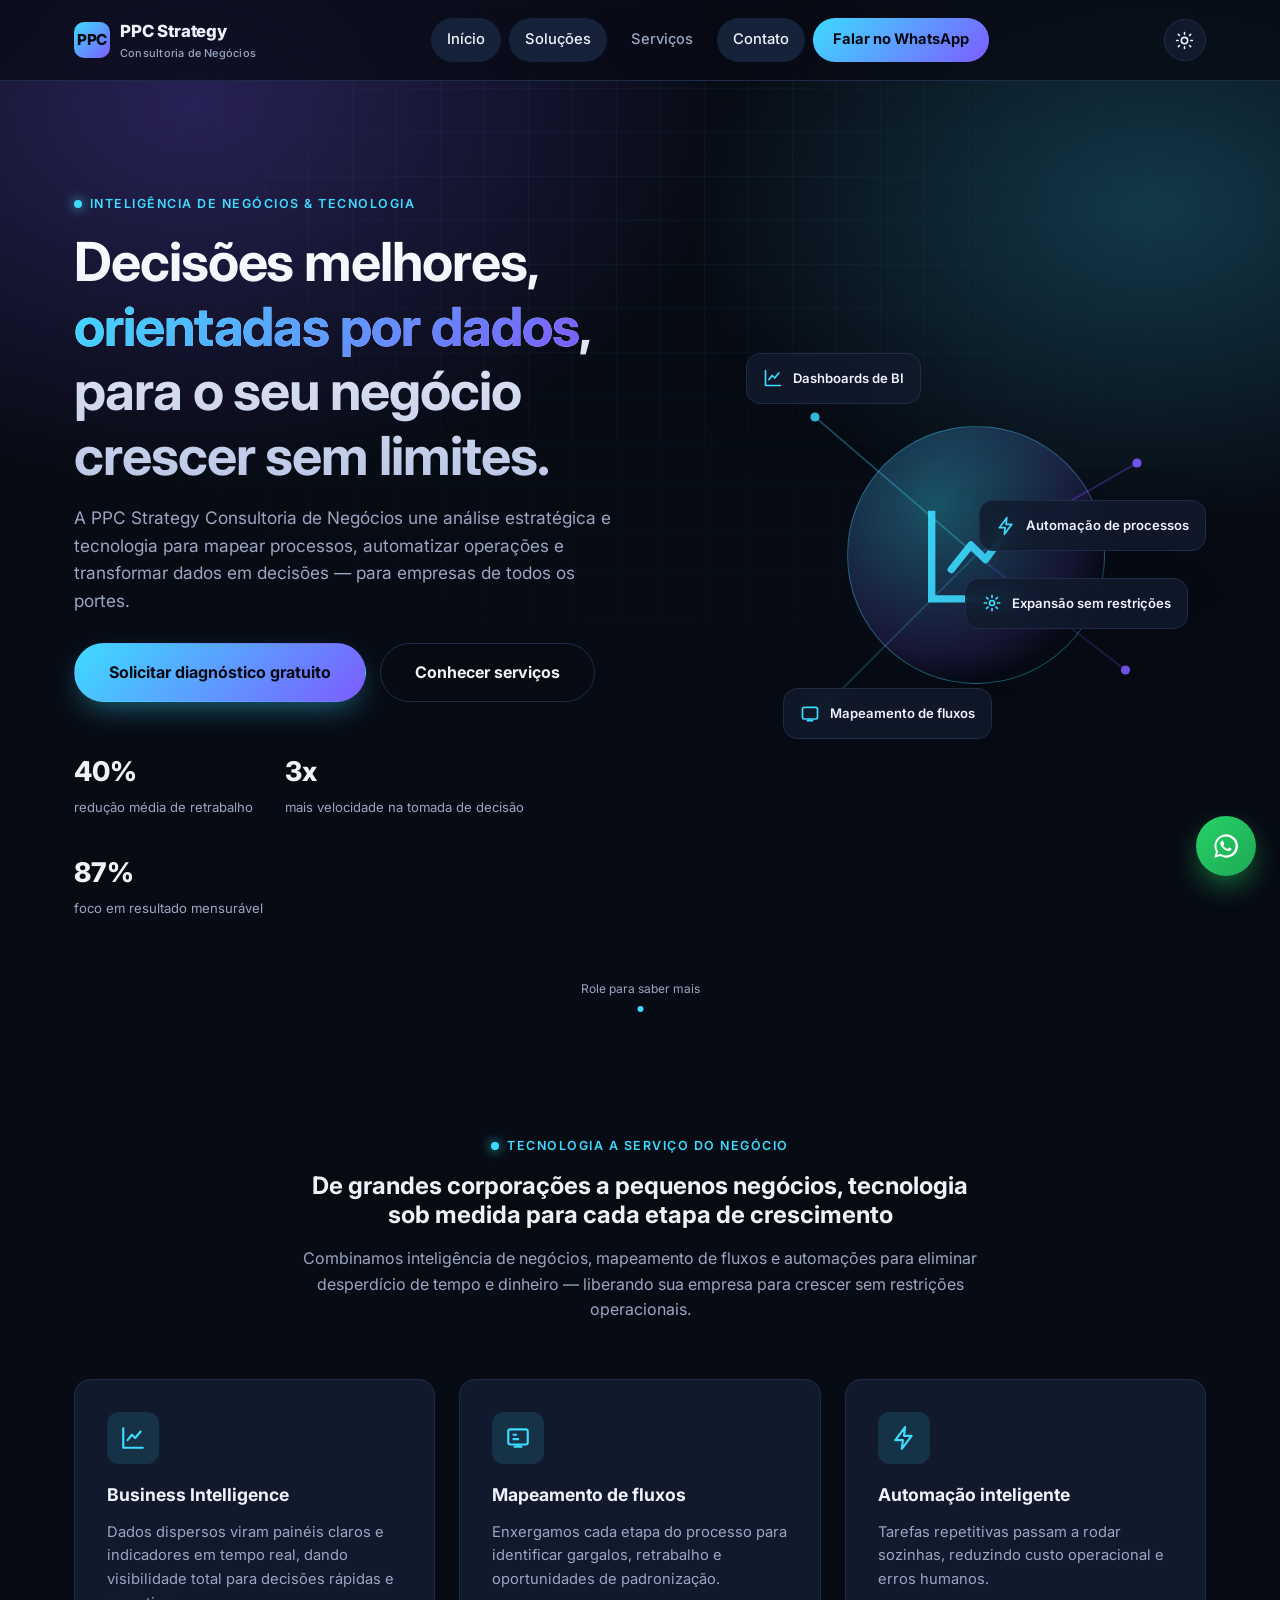
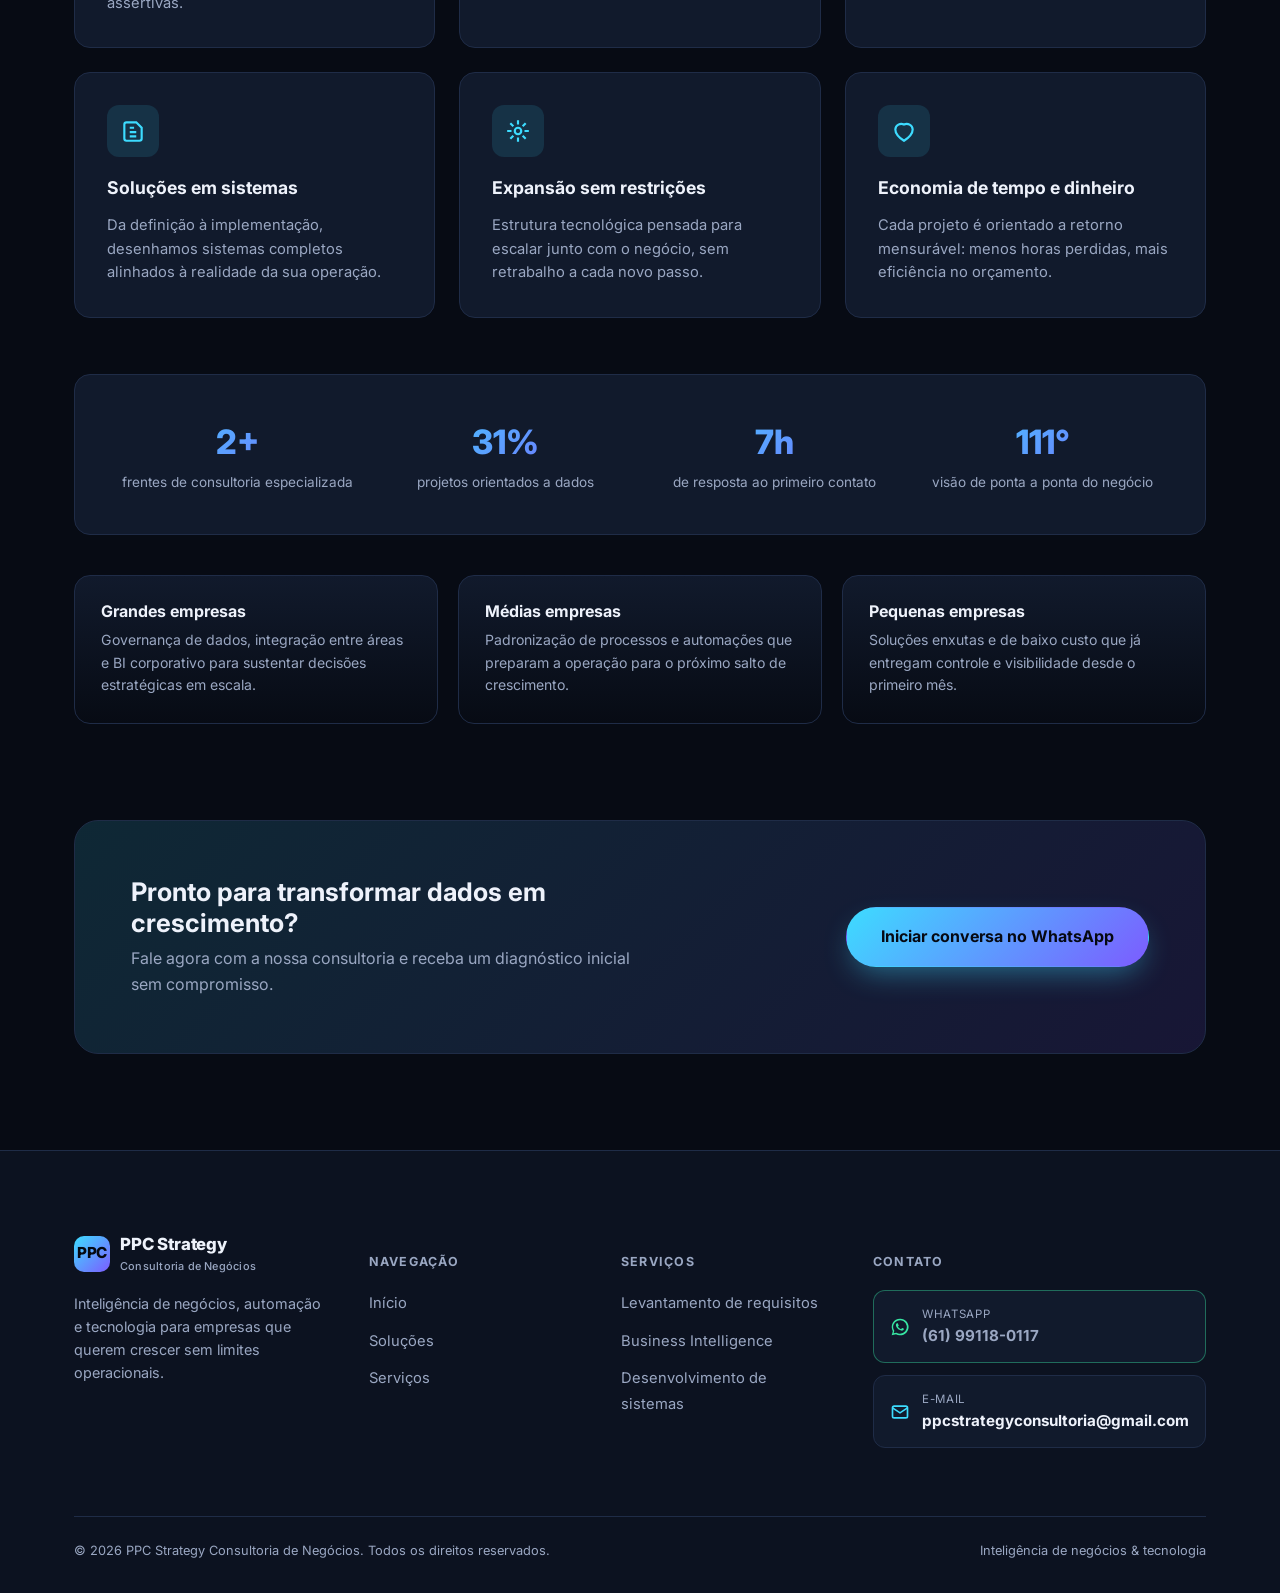
<file: index.html>
<!DOCTYPE html>
<html lang="pt-BR">
<head>
  <meta charset="UTF-8" />
  <meta name="viewport" content="width=device-width, initial-scale=1.0" />
  <title>PPC Strategy Consultoria de Negócios | Inteligência de Negócios &amp; Tecnologia</title>
  <meta name="description" content="Consultoria em inteligência de negócios, mapeamento de processos, automações e Business Intelligence para empresas de todos os portes economizarem tempo e dinheiro." />
  <link rel="icon" href="data:,">
  <script>
    (function () {
      try {
        var theme = localStorage.getItem("ppc-theme") || "dark";
        document.documentElement.setAttribute("data-theme", theme);
      } catch (e) {}
    })();
  </script>
  <link rel="preconnect" href="https://fonts.googleapis.com">
  <link rel="preconnect" href="https://fonts.gstatic.com" crossorigin>
  <link href="https://fonts.googleapis.com/css2?family=Inter:wght@400;500;600;700;800&display=swap" rel="stylesheet">
  <link rel="stylesheet" href="css/style.css" />
</head>
<body>

  <header class="site-header">
    <nav class="nav">
      <a href="index.html" class="brand">
        <span class="brand-mark">PPC</span>
        <span>PPC Strategy<small>Consultoria de Negócios</small></span>
      </a>
      <div class="nav-links">
        <a href="index.html" data-page="index.html" class="active">Início</a>
        <a href="index.html#solucao" data-page="index.html">Soluções</a>
        <a href="servicos.html" data-page="servicos.html">Serviços</a>
        <a href="index.html#contato" data-page="index.html">Contato</a>
        <a href="https://wa.me/5561991180117" target="_blank" rel="noopener" class="nav-cta">Falar no WhatsApp</a>
      </div>
      <div class="nav-actions">
        <button class="theme-toggle" type="button" aria-label="Alternar tema claro/escuro" aria-pressed="false">
          <svg class="icon-sun" viewBox="0 0 24 24" fill="none" stroke="currentColor" stroke-width="2"><circle cx="12" cy="12" r="4"/><path d="M12 2v2M12 20v2M4.22 4.22l1.42 1.42M18.36 18.36l1.42 1.42M2 12h2M20 12h2M4.22 19.78l1.42-1.42M18.36 5.64l1.42-1.42" stroke-linecap="round"/></svg>
          <svg class="icon-moon" viewBox="0 0 24 24" fill="none" stroke="currentColor" stroke-width="2"><path d="M21 12.79A9 9 0 1 1 11.21 3 7 7 0 0 0 21 12.79Z" stroke-linejoin="round"/></svg>
        </button>
        <button class="nav-toggle" type="button" aria-label="Abrir menu" aria-expanded="false">
          <svg viewBox="0 0 24 24" fill="none" stroke="currentColor" stroke-width="2"><path d="M4 6h16M4 12h16M4 18h16"/></svg>
        </button>
      </div>
    </nav>
  </header>

  <main>
    <!-- ===================== SEÇÃO 01 — HERO / INTELIGÊNCIA DE NEGÓCIOS ===================== -->
    <section class="hero" id="topo">
      <div class="hero-grid-bg"></div>
      <div class="container hero-inner">
        <div>
          <div class="eyebrow">Inteligência de negócios &amp; tecnologia</div>
          <h1>Decisões melhores, <span>orientadas por dados</span>, para o seu negócio crescer sem limites.</h1>
          <p class="hero-lede">
            A PPC Strategy Consultoria de Negócios une análise estratégica e tecnologia para mapear processos,
            automatizar operações e transformar dados em decisões — para empresas de todos os portes.
          </p>
          <div class="hero-actions">
            <a href="https://wa.me/5561991180117" target="_blank" rel="noopener" class="btn btn-primary btn-lg">
              Solicitar diagnóstico gratuito
            </a>
            <a href="servicos.html" class="btn btn-ghost btn-lg">Conhecer serviços</a>
          </div>
          <div class="hero-stats">
            <div class="hero-stat"><strong data-count="40" data-suffix="%">0%</strong><span>redução média de retrabalho</span></div>
            <div class="hero-stat"><strong data-count="3" data-suffix="x">0x</strong><span>mais velocidade na tomada de decisão</span></div>
            <div class="hero-stat"><strong data-count="100" data-suffix="%">0%</strong><span>foco em resultado mensurável</span></div>
          </div>
        </div>

        <div class="hero-visual" aria-hidden="true">
          <svg class="hero-nodes" viewBox="0 0 400 400">
            <line x1="60" y1="80" x2="200" y2="200" stroke="rgba(61,220,255,0.35)" stroke-width="1.5"/>
            <line x1="340" y1="120" x2="200" y2="200" stroke="rgba(124,92,255,0.35)" stroke-width="1.5"/>
            <line x1="70" y1="330" x2="200" y2="200" stroke="rgba(61,220,255,0.25)" stroke-width="1.5"/>
            <line x1="330" y1="300" x2="200" y2="200" stroke="rgba(124,92,255,0.25)" stroke-width="1.5"/>
            <circle cx="60" cy="80" r="4" fill="#3ddcff"/>
            <circle cx="340" cy="120" r="4" fill="#7c5cff"/>
            <circle cx="70" cy="330" r="4" fill="#3ddcff"/>
            <circle cx="330" cy="300" r="4" fill="#7c5cff"/>
          </svg>
          <div class="hero-core">
            <svg viewBox="0 0 24 24" fill="none" stroke="currentColor" stroke-width="1.5">
              <path d="M3 3v18h18"/><path d="M7 15l4-5 3 3 5-7" stroke-linecap="round" stroke-linejoin="round"/>
            </svg>
          </div>
          <div class="orbit-card c1">
            <svg viewBox="0 0 24 24" fill="none" stroke="currentColor" stroke-width="2"><path d="M3 3v18h18M7 14l4-5 3 3 5-6" stroke-linecap="round" stroke-linejoin="round"/></svg>
            Dashboards de BI
          </div>
          <div class="orbit-card c2">
            <svg viewBox="0 0 24 24" fill="none" stroke="currentColor" stroke-width="2"><path d="M13 2 4 14h7l-1 8 9-12h-7l1-8Z" stroke-linejoin="round"/></svg>
            Automação de processos
          </div>
          <div class="orbit-card c3">
            <svg viewBox="0 0 24 24" fill="none" stroke="currentColor" stroke-width="2"><rect x="3" y="4" width="18" height="14" rx="2"/><path d="M8 20h8M12 18v2"/></svg>
            Mapeamento de fluxos
          </div>
          <div class="orbit-card c4">
            <svg viewBox="0 0 24 24" fill="none" stroke="currentColor" stroke-width="2"><path d="M12 2v4M12 18v4M4.9 4.9l2.8 2.8M16.3 16.3l2.8 2.8M2 12h4M18 12h4M4.9 19.1l2.8-2.8M16.3 7.7l2.8-2.8"/><circle cx="12" cy="12" r="3"/></svg>
            Expansão sem restrições
          </div>
        </div>
      </div>

      <a href="#solucao" class="hero-scroll">
        <span>Role para saber mais</span>
        <span class="dot"></span>
      </a>
    </section>

    <!-- ===================== SEÇÃO 02 — TECNOLOGIA COMO SUPORTE AO NEGÓCIO ===================== -->
    <section class="section" id="solucao">
      <div class="container">
        <div class="section-head center">
          <div class="eyebrow" style="justify-content:center; display:flex;">Tecnologia a serviço do negócio</div>
          <h2>De grandes corporações a pequenos negócios, tecnologia sob medida para cada etapa de crescimento</h2>
          <p>
            Combinamos inteligência de negócios, mapeamento de fluxos e automações para eliminar desperdício de tempo
            e dinheiro — liberando sua empresa para crescer sem restrições operacionais.
          </p>
        </div>

        <div class="value-grid">
          <div class="value-card reveal">
            <div class="value-icon">
              <svg viewBox="0 0 24 24" fill="none" stroke="currentColor" stroke-width="2"><path d="M3 3v18h18M7 14l4-5 3 3 5-6" stroke-linecap="round" stroke-linejoin="round"/></svg>
            </div>
            <h3>Business Intelligence</h3>
            <p>Dados dispersos viram painéis claros e indicadores em tempo real, dando visibilidade total para decisões rápidas e assertivas.</p>
          </div>
          <div class="value-card reveal">
            <div class="value-icon">
              <svg viewBox="0 0 24 24" fill="none" stroke="currentColor" stroke-width="2"><rect x="3" y="4" width="18" height="14" rx="2"/><path d="M8 20h8M12 18v2M7 9h4M7 13h6"/></svg>
            </div>
            <h3>Mapeamento de fluxos</h3>
            <p>Enxergamos cada etapa do processo para identificar gargalos, retrabalho e oportunidades de padronização.</p>
          </div>
          <div class="value-card reveal">
            <div class="value-icon">
              <svg viewBox="0 0 24 24" fill="none" stroke="currentColor" stroke-width="2"><path d="M13 2 4 14h7l-1 8 9-12h-7l1-8Z" stroke-linejoin="round"/></svg>
            </div>
            <h3>Automação inteligente</h3>
            <p>Tarefas repetitivas passam a rodar sozinhas, reduzindo custo operacional e erros humanos.</p>
          </div>
          <div class="value-card reveal">
            <div class="value-icon">
              <svg viewBox="0 0 24 24" fill="none" stroke="currentColor" stroke-width="2"><path d="M4 19V6a2 2 0 0 1 2-2h9l5 5v10a2 2 0 0 1-2 2H6a2 2 0 0 1-2-2Z"/><path d="M9 9h4M9 13h6M9 17h6"/></svg>
            </div>
            <h3>Soluções em sistemas</h3>
            <p>Da definição à implementação, desenhamos sistemas completos alinhados à realidade da sua operação.</p>
          </div>
          <div class="value-card reveal">
            <div class="value-icon">
              <svg viewBox="0 0 24 24" fill="none" stroke="currentColor" stroke-width="2"><path d="M12 2v4M12 18v4M4.9 4.9l2.8 2.8M16.3 16.3l2.8 2.8M2 12h4M18 12h4M4.9 19.1l2.8-2.8M16.3 7.7l2.8-2.8"/><circle cx="12" cy="12" r="3"/></svg>
            </div>
            <h3>Expansão sem restrições</h3>
            <p>Estrutura tecnológica pensada para escalar junto com o negócio, sem retrabalho a cada novo passo.</p>
          </div>
          <div class="value-card reveal">
            <div class="value-icon">
              <svg viewBox="0 0 24 24" fill="none" stroke="currentColor" stroke-width="2"><path d="M12 21c-4.5-3-8-6.5-8-10.5A5.5 5.5 0 0 1 12 6a5.5 5.5 0 0 1 8 4.5c0 4-3.5 7.5-8 10.5Z"/></svg>
            </div>
            <h3>Economia de tempo e dinheiro</h3>
            <p>Cada projeto é orientado a retorno mensurável: menos horas perdidas, mais eficiência no orçamento.</p>
          </div>
        </div>

        <div class="stats-band">
          <div class="stat-item reveal"><strong data-count="6" data-suffix="+">0+</strong><span>frentes de consultoria especializada</span></div>
          <div class="stat-item reveal"><strong data-count="100" data-suffix="%">0%</strong><span>projetos orientados a dados</span></div>
          <div class="stat-item reveal"><strong data-count="24" data-suffix="h">0h</strong><span>de resposta ao primeiro contato</span></div>
          <div class="stat-item reveal"><strong data-count="360" data-suffix="°">0°</strong><span>visão de ponta a ponta do negócio</span></div>
        </div>

        <div class="segments">
          <div class="segment-card reveal">
            <h4>Grandes empresas</h4>
            <p>Governança de dados, integração entre áreas e BI corporativo para sustentar decisões estratégicas em escala.</p>
          </div>
          <div class="segment-card reveal">
            <h4>Médias empresas</h4>
            <p>Padronização de processos e automações que preparam a operação para o próximo salto de crescimento.</p>
          </div>
          <div class="segment-card reveal">
            <h4>Pequenas empresas</h4>
            <p>Soluções enxutas e de baixo custo que já entregam controle e visibilidade desde o primeiro mês.</p>
          </div>
        </div>
      </div>
    </section>

    <!-- CTA -->
    <section class="section" style="padding-top:0;">
      <div class="container">
        <div class="cta-band reveal">
          <div class="cta-text">
            <h2>Pronto para transformar dados em crescimento?</h2>
            <p>Fale agora com a nossa consultoria e receba um diagnóstico inicial sem compromisso.</p>
          </div>
          <a href="https://wa.me/5561991180117" target="_blank" rel="noopener" class="btn btn-primary btn-lg">Iniciar conversa no WhatsApp</a>
        </div>
      </div>
    </section>
  </main>

  <!-- ===================== SEÇÃO 03 — FOOTER / CONTATO ===================== -->
  <footer class="site-footer" id="contato">
    <div class="container">
      <div class="footer-top">
        <div class="footer-brand">
          <a href="index.html" class="brand" style="margin-bottom:16px; display:inline-flex;">
            <span class="brand-mark">PPC</span>
            <span>PPC Strategy<small>Consultoria de Negócios</small></span>
          </a>
          <p>Inteligência de negócios, automação e tecnologia para empresas que querem crescer sem limites operacionais.</p>
        </div>

        <div class="footer-col">
          <h5>Navegação</h5>
          <ul>
            <li><a href="index.html">Início</a></li>
            <li><a href="index.html#solucao">Soluções</a></li>
            <li><a href="servicos.html">Serviços</a></li>
          </ul>
        </div>

        <div class="footer-col">
          <h5>Serviços</h5>
          <ul>
            <li><a href="servicos.html#requisitos">Levantamento de requisitos</a></li>
            <li><a href="servicos.html#bi">Business Intelligence</a></li>
            <li><a href="servicos.html#desenvolvimento">Desenvolvimento de sistemas</a></li>
          </ul>
        </div>

        <div class="footer-col">
          <h5>Contato</h5>
          <a class="contact-card whatsapp" href="https://wa.me/5561991180117" target="_blank" rel="noopener">
            <svg viewBox="0 0 24 24" fill="currentColor"><path d="M12 2a10 10 0 0 0-8.6 15L2 22l5.2-1.4A10 10 0 1 0 12 2Zm0 18.2a8.2 8.2 0 0 1-4.2-1.2l-.3-.2-3.1.8.8-3-.2-.3A8.2 8.2 0 1 1 12 20.2Zm4.5-6.1c-.2-.1-1.4-.7-1.7-.8-.2-.1-.4-.1-.6.1-.2.2-.6.8-.8 1-.1.2-.3.2-.5.1-.2-.1-1-.4-1.9-1.2-.7-.6-1.2-1.4-1.3-1.6-.1-.2 0-.4.1-.5l.4-.5c.1-.1.2-.3.2-.4.1-.1 0-.3 0-.4-.1-.1-.6-1.4-.8-1.9-.2-.5-.4-.4-.6-.4h-.5c-.2 0-.4.1-.6.3-.2.2-.8.8-.8 1.9 0 1.1.8 2.2.9 2.4.1.2 1.6 2.5 4 3.5.5.2 1 .4 1.3.5.6.2 1.1.2 1.5.1.5-.1 1.4-.6 1.6-1.1.2-.5.2-1 .1-1.1-.1-.1-.2-.2-.4-.3Z"/></svg>
            <span><small>WhatsApp</small><strong>(61) 99118-0117</strong></span>
          </a>
          <div class="contact-card email" role="note" aria-label="E-mail de contato, apenas para visualização">
            <svg viewBox="0 0 24 24" fill="none" stroke="currentColor" stroke-width="2"><rect x="3" y="5" width="18" height="14" rx="2"/><path d="m3 7 9 6 9-6"/></svg>
            <span><small>E-mail</small><strong>ppcstrategyconsultoria@gmail.com</strong></span>
          </div>
        </div>
      </div>

      <div class="footer-bottom">
        <span>&copy; <span data-year>2026</span> PPC Strategy Consultoria de Negócios. Todos os direitos reservados.</span>
        <span>Inteligência de negócios &amp; tecnologia</span>
      </div>
    </div>
  </footer>

  <a href="https://wa.me/5561991180117" target="_blank" rel="noopener" class="wa-float" aria-label="Falar no WhatsApp">
    <svg viewBox="0 0 24 24" fill="currentColor"><path d="M12 2a10 10 0 0 0-8.6 15L2 22l5.2-1.4A10 10 0 1 0 12 2Zm0 18.2a8.2 8.2 0 0 1-4.2-1.2l-.3-.2-3.1.8.8-3-.2-.3A8.2 8.2 0 1 1 12 20.2Zm4.5-6.1c-.2-.1-1.4-.7-1.7-.8-.2-.1-.4-.1-.6.1-.2.2-.6.8-.8 1-.1.2-.3.2-.5.1-.2-.1-1-.4-1.9-1.2-.7-.6-1.2-1.4-1.3-1.6-.1-.2 0-.4.1-.5l.4-.5c.1-.1.2-.3.2-.4.1-.1 0-.3 0-.4-.1-.1-.6-1.4-.8-1.9-.2-.5-.4-.4-.6-.4h-.5c-.2 0-.4.1-.6.3-.2.2-.8.8-.8 1.9 0 1.1.8 2.2.9 2.4.1.2 1.6 2.5 4 3.5.5.2 1 .4 1.3.5.6.2 1.1.2 1.5.1.5-.1 1.4-.6 1.6-1.1.2-.5.2-1 .1-1.1-.1-.1-.2-.2-.4-.3Z"/></svg>
  </a>

  <script src="js/script.js"></script>
</body>
</html>
</file>
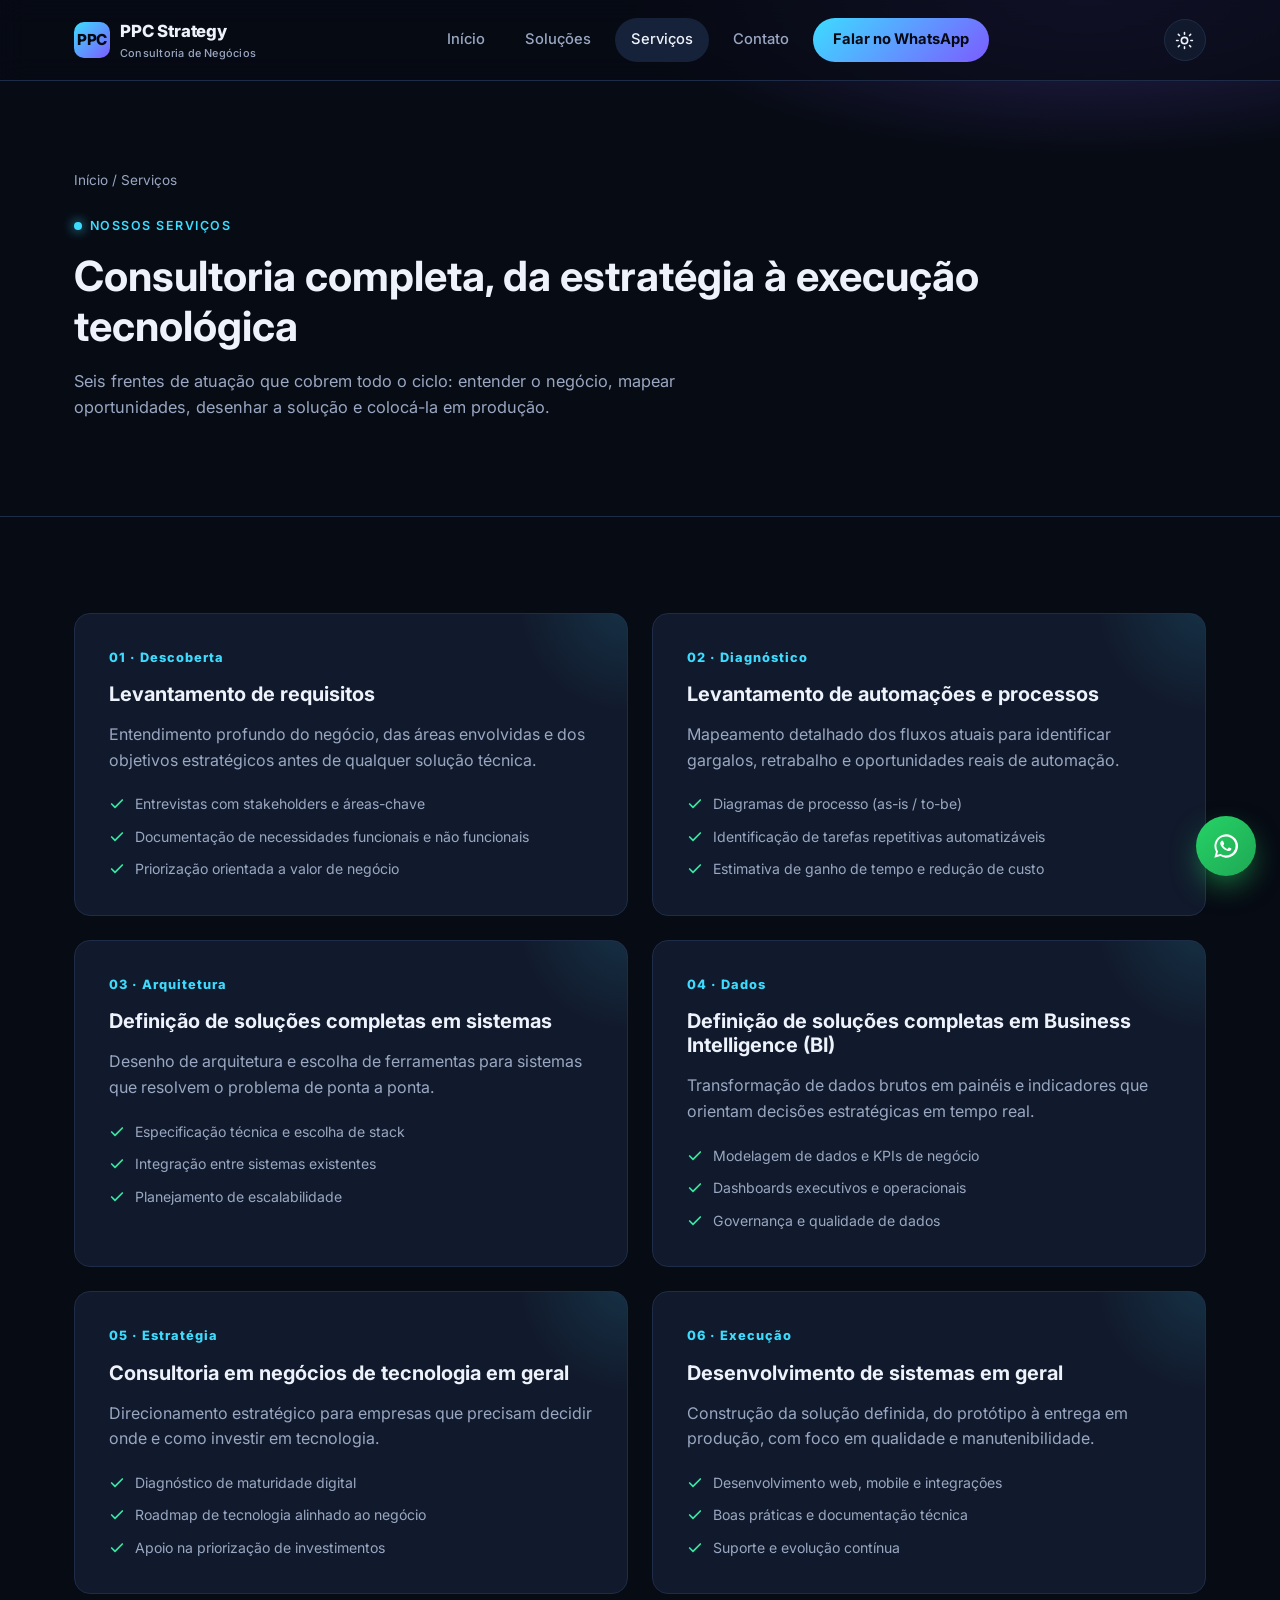
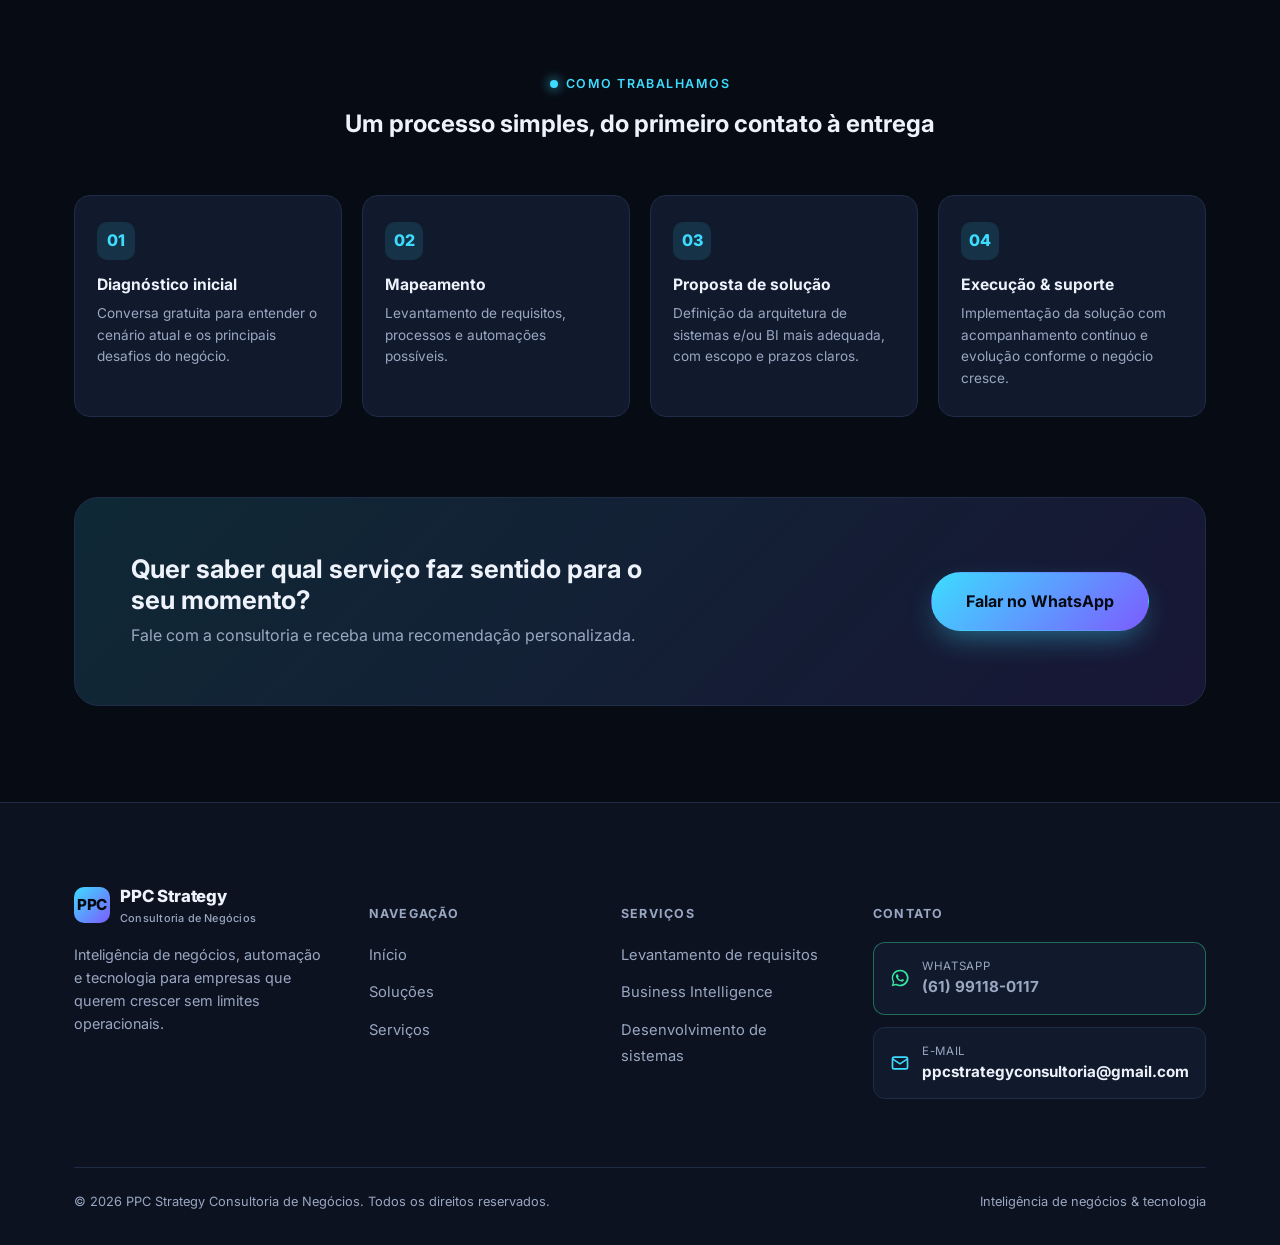
<file: servicos.html>
<!DOCTYPE html>
<html lang="pt-BR">
<head>
  <meta charset="UTF-8" />
  <meta name="viewport" content="width=device-width, initial-scale=1.0" />
  <title>Serviços | PPC Strategy Consultoria de Negócios</title>
  <meta name="description" content="Conheça os serviços da PPC Strategy Consultoria de Negócios: levantamento de requisitos, automações, sistemas, Business Intelligence e consultoria em tecnologia." />
  <link rel="icon" href="data:,">
  <script>
    (function () {
      try {
        var theme = localStorage.getItem("ppc-theme") || "dark";
        document.documentElement.setAttribute("data-theme", theme);
      } catch (e) {}
    })();
  </script>
  <link rel="preconnect" href="https://fonts.googleapis.com">
  <link rel="preconnect" href="https://fonts.gstatic.com" crossorigin>
  <link href="https://fonts.googleapis.com/css2?family=Inter:wght@400;500;600;700;800&display=swap" rel="stylesheet">
  <link rel="stylesheet" href="css/style.css" />
</head>
<body>

  <header class="site-header">
    <nav class="nav">
      <a href="index.html" class="brand">
        <span class="brand-mark">PPC</span>
        <span>PPC Strategy<small>Consultoria de Negócios</small></span>
      </a>
      <div class="nav-links">
        <a href="index.html" data-page="index.html">Início</a>
        <a href="index.html#solucao" data-page="index.html">Soluções</a>
        <a href="servicos.html" data-page="servicos.html" class="active">Serviços</a>
        <a href="index.html#contato" data-page="index.html">Contato</a>
        <a href="https://wa.me/5561991180117" target="_blank" rel="noopener" class="nav-cta">Falar no WhatsApp</a>
      </div>
      <div class="nav-actions">
        <button class="theme-toggle" type="button" aria-label="Alternar tema claro/escuro" aria-pressed="false">
          <svg class="icon-sun" viewBox="0 0 24 24" fill="none" stroke="currentColor" stroke-width="2"><circle cx="12" cy="12" r="4"/><path d="M12 2v2M12 20v2M4.22 4.22l1.42 1.42M18.36 18.36l1.42 1.42M2 12h2M20 12h2M4.22 19.78l1.42-1.42M18.36 5.64l1.42-1.42" stroke-linecap="round"/></svg>
          <svg class="icon-moon" viewBox="0 0 24 24" fill="none" stroke="currentColor" stroke-width="2"><path d="M21 12.79A9 9 0 1 1 11.21 3 7 7 0 0 0 21 12.79Z" stroke-linejoin="round"/></svg>
        </button>
        <button class="nav-toggle" type="button" aria-label="Abrir menu" aria-expanded="false">
          <svg viewBox="0 0 24 24" fill="none" stroke="currentColor" stroke-width="2"><path d="M4 6h16M4 12h16M4 18h16"/></svg>
        </button>
      </div>
    </nav>
  </header>

  <main>
    <section class="page-hero">
      <div class="container">
        <div class="breadcrumb"><a href="index.html">Início</a> / Serviços</div>
        <div class="eyebrow">Nossos serviços</div>
        <h1>Consultoria completa, da estratégia à execução tecnológica</h1>
        <p>Seis frentes de atuação que cobrem todo o ciclo: entender o negócio, mapear oportunidades, desenhar a solução e colocá-la em produção.</p>
      </div>
    </section>

    <section class="section">
      <div class="container">
        <div class="services-grid">

          <article class="service-card reveal" id="requisitos">
            <div class="service-index">01 · Descoberta</div>
            <h3>Levantamento de requisitos</h3>
            <p>Entendimento profundo do negócio, das áreas envolvidas e dos objetivos estratégicos antes de qualquer solução técnica.</p>
            <ul class="service-list">
              <li><svg viewBox="0 0 24 24" fill="none" stroke="currentColor" stroke-width="2.5"><path d="M20 6 9 17l-5-5" stroke-linecap="round" stroke-linejoin="round"/></svg> Entrevistas com stakeholders e áreas-chave</li>
              <li><svg viewBox="0 0 24 24" fill="none" stroke="currentColor" stroke-width="2.5"><path d="M20 6 9 17l-5-5" stroke-linecap="round" stroke-linejoin="round"/></svg> Documentação de necessidades funcionais e não funcionais</li>
              <li><svg viewBox="0 0 24 24" fill="none" stroke="currentColor" stroke-width="2.5"><path d="M20 6 9 17l-5-5" stroke-linecap="round" stroke-linejoin="round"/></svg> Priorização orientada a valor de negócio</li>
            </ul>
          </article>

          <article class="service-card reveal" id="processos">
            <div class="service-index">02 · Diagnóstico</div>
            <h3>Levantamento de automações e processos</h3>
            <p>Mapeamento detalhado dos fluxos atuais para identificar gargalos, retrabalho e oportunidades reais de automação.</p>
            <ul class="service-list">
              <li><svg viewBox="0 0 24 24" fill="none" stroke="currentColor" stroke-width="2.5"><path d="M20 6 9 17l-5-5" stroke-linecap="round" stroke-linejoin="round"/></svg> Diagramas de processo (as-is / to-be)</li>
              <li><svg viewBox="0 0 24 24" fill="none" stroke="currentColor" stroke-width="2.5"><path d="M20 6 9 17l-5-5" stroke-linecap="round" stroke-linejoin="round"/></svg> Identificação de tarefas repetitivas automatizáveis</li>
              <li><svg viewBox="0 0 24 24" fill="none" stroke="currentColor" stroke-width="2.5"><path d="M20 6 9 17l-5-5" stroke-linecap="round" stroke-linejoin="round"/></svg> Estimativa de ganho de tempo e redução de custo</li>
            </ul>
          </article>

          <article class="service-card reveal" id="sistemas">
            <div class="service-index">03 · Arquitetura</div>
            <h3>Definição de soluções completas em sistemas</h3>
            <p>Desenho de arquitetura e escolha de ferramentas para sistemas que resolvem o problema de ponta a ponta.</p>
            <ul class="service-list">
              <li><svg viewBox="0 0 24 24" fill="none" stroke="currentColor" stroke-width="2.5"><path d="M20 6 9 17l-5-5" stroke-linecap="round" stroke-linejoin="round"/></svg> Especificação técnica e escolha de stack</li>
              <li><svg viewBox="0 0 24 24" fill="none" stroke="currentColor" stroke-width="2.5"><path d="M20 6 9 17l-5-5" stroke-linecap="round" stroke-linejoin="round"/></svg> Integração entre sistemas existentes</li>
              <li><svg viewBox="0 0 24 24" fill="none" stroke="currentColor" stroke-width="2.5"><path d="M20 6 9 17l-5-5" stroke-linecap="round" stroke-linejoin="round"/></svg> Planejamento de escalabilidade</li>
            </ul>
          </article>

          <article class="service-card reveal" id="bi">
            <div class="service-index">04 · Dados</div>
            <h3>Definição de soluções completas em Business Intelligence (BI)</h3>
            <p>Transformação de dados brutos em painéis e indicadores que orientam decisões estratégicas em tempo real.</p>
            <ul class="service-list">
              <li><svg viewBox="0 0 24 24" fill="none" stroke="currentColor" stroke-width="2.5"><path d="M20 6 9 17l-5-5" stroke-linecap="round" stroke-linejoin="round"/></svg> Modelagem de dados e KPIs de negócio</li>
              <li><svg viewBox="0 0 24 24" fill="none" stroke="currentColor" stroke-width="2.5"><path d="M20 6 9 17l-5-5" stroke-linecap="round" stroke-linejoin="round"/></svg> Dashboards executivos e operacionais</li>
              <li><svg viewBox="0 0 24 24" fill="none" stroke="currentColor" stroke-width="2.5"><path d="M20 6 9 17l-5-5" stroke-linecap="round" stroke-linejoin="round"/></svg> Governança e qualidade de dados</li>
            </ul>
          </article>

          <article class="service-card reveal" id="consultoria">
            <div class="service-index">05 · Estratégia</div>
            <h3>Consultoria em negócios de tecnologia em geral</h3>
            <p>Direcionamento estratégico para empresas que precisam decidir onde e como investir em tecnologia.</p>
            <ul class="service-list">
              <li><svg viewBox="0 0 24 24" fill="none" stroke="currentColor" stroke-width="2.5"><path d="M20 6 9 17l-5-5" stroke-linecap="round" stroke-linejoin="round"/></svg> Diagnóstico de maturidade digital</li>
              <li><svg viewBox="0 0 24 24" fill="none" stroke="currentColor" stroke-width="2.5"><path d="M20 6 9 17l-5-5" stroke-linecap="round" stroke-linejoin="round"/></svg> Roadmap de tecnologia alinhado ao negócio</li>
              <li><svg viewBox="0 0 24 24" fill="none" stroke="currentColor" stroke-width="2.5"><path d="M20 6 9 17l-5-5" stroke-linecap="round" stroke-linejoin="round"/></svg> Apoio na priorização de investimentos</li>
            </ul>
          </article>

          <article class="service-card reveal" id="desenvolvimento">
            <div class="service-index">06 · Execução</div>
            <h3>Desenvolvimento de sistemas em geral</h3>
            <p>Construção da solução definida, do protótipo à entrega em produção, com foco em qualidade e manutenibilidade.</p>
            <ul class="service-list">
              <li><svg viewBox="0 0 24 24" fill="none" stroke="currentColor" stroke-width="2.5"><path d="M20 6 9 17l-5-5" stroke-linecap="round" stroke-linejoin="round"/></svg> Desenvolvimento web, mobile e integrações</li>
              <li><svg viewBox="0 0 24 24" fill="none" stroke="currentColor" stroke-width="2.5"><path d="M20 6 9 17l-5-5" stroke-linecap="round" stroke-linejoin="round"/></svg> Boas práticas e documentação técnica</li>
              <li><svg viewBox="0 0 24 24" fill="none" stroke="currentColor" stroke-width="2.5"><path d="M20 6 9 17l-5-5" stroke-linecap="round" stroke-linejoin="round"/></svg> Suporte e evolução contínua</li>
            </ul>
          </article>

        </div>

        <div class="section-head center" style="margin-top:80px;">
          <div class="eyebrow" style="justify-content:center; display:flex;">Como trabalhamos</div>
          <h2>Um processo simples, do primeiro contato à entrega</h2>
        </div>

        <div class="process">
          <div class="process-step reveal">
            <div class="num">01</div>
            <h4>Diagnóstico inicial</h4>
            <p>Conversa gratuita para entender o cenário atual e os principais desafios do negócio.</p>
          </div>
          <div class="process-step reveal">
            <div class="num">02</div>
            <h4>Mapeamento</h4>
            <p>Levantamento de requisitos, processos e automações possíveis.</p>
          </div>
          <div class="process-step reveal">
            <div class="num">03</div>
            <h4>Proposta de solução</h4>
            <p>Definição da arquitetura de sistemas e/ou BI mais adequada, com escopo e prazos claros.</p>
          </div>
          <div class="process-step reveal">
            <div class="num">04</div>
            <h4>Execução &amp; suporte</h4>
            <p>Implementação da solução com acompanhamento contínuo e evolução conforme o negócio cresce.</p>
          </div>
        </div>

        <div class="cta-band reveal" style="margin-top:80px;">
          <div class="cta-text">
            <h2>Quer saber qual serviço faz sentido para o seu momento?</h2>
            <p>Fale com a consultoria e receba uma recomendação personalizada.</p>
          </div>
          <a href="https://wa.me/5561991180117" target="_blank" rel="noopener" class="btn btn-primary btn-lg">Falar no WhatsApp</a>
        </div>
      </div>
    </section>
  </main>

  <footer class="site-footer" id="contato">
    <div class="container">
      <div class="footer-top">
        <div class="footer-brand">
          <a href="index.html" class="brand" style="margin-bottom:16px; display:inline-flex;">
            <span class="brand-mark">PPC</span>
            <span>PPC Strategy<small>Consultoria de Negócios</small></span>
          </a>
          <p>Inteligência de negócios, automação e tecnologia para empresas que querem crescer sem limites operacionais.</p>
        </div>

        <div class="footer-col">
          <h5>Navegação</h5>
          <ul>
            <li><a href="index.html">Início</a></li>
            <li><a href="index.html#solucao">Soluções</a></li>
            <li><a href="servicos.html">Serviços</a></li>
          </ul>
        </div>

        <div class="footer-col">
          <h5>Serviços</h5>
          <ul>
            <li><a href="servicos.html#requisitos">Levantamento de requisitos</a></li>
            <li><a href="servicos.html#bi">Business Intelligence</a></li>
            <li><a href="servicos.html#desenvolvimento">Desenvolvimento de sistemas</a></li>
          </ul>
        </div>

        <div class="footer-col">
          <h5>Contato</h5>
          <a class="contact-card whatsapp" href="https://wa.me/5561991180117" target="_blank" rel="noopener">
            <svg viewBox="0 0 24 24" fill="currentColor"><path d="M12 2a10 10 0 0 0-8.6 15L2 22l5.2-1.4A10 10 0 1 0 12 2Zm0 18.2a8.2 8.2 0 0 1-4.2-1.2l-.3-.2-3.1.8.8-3-.2-.3A8.2 8.2 0 1 1 12 20.2Zm4.5-6.1c-.2-.1-1.4-.7-1.7-.8-.2-.1-.4-.1-.6.1-.2.2-.6.8-.8 1-.1.2-.3.2-.5.1-.2-.1-1-.4-1.9-1.2-.7-.6-1.2-1.4-1.3-1.6-.1-.2 0-.4.1-.5l.4-.5c.1-.1.2-.3.2-.4.1-.1 0-.3 0-.4-.1-.1-.6-1.4-.8-1.9-.2-.5-.4-.4-.6-.4h-.5c-.2 0-.4.1-.6.3-.2.2-.8.8-.8 1.9 0 1.1.8 2.2.9 2.4.1.2 1.6 2.5 4 3.5.5.2 1 .4 1.3.5.6.2 1.1.2 1.5.1.5-.1 1.4-.6 1.6-1.1.2-.5.2-1 .1-1.1-.1-.1-.2-.2-.4-.3Z"/></svg>
            <span><small>WhatsApp</small><strong>(61) 99118-0117</strong></span>
          </a>
          <div class="contact-card email" role="note" aria-label="E-mail de contato, apenas para visualização">
            <svg viewBox="0 0 24 24" fill="none" stroke="currentColor" stroke-width="2"><rect x="3" y="5" width="18" height="14" rx="2"/><path d="m3 7 9 6 9-6"/></svg>
            <span><small>E-mail</small><strong>ppcstrategyconsultoria@gmail.com</strong></span>
          </div>
        </div>
      </div>

      <div class="footer-bottom">
        <span>&copy; <span data-year>2026</span> PPC Strategy Consultoria de Negócios. Todos os direitos reservados.</span>
        <span>Inteligência de negócios &amp; tecnologia</span>
      </div>
    </div>
  </footer>

  <a href="https://wa.me/5561991180117" target="_blank" rel="noopener" class="wa-float" aria-label="Falar no WhatsApp">
    <svg viewBox="0 0 24 24" fill="currentColor"><path d="M12 2a10 10 0 0 0-8.6 15L2 22l5.2-1.4A10 10 0 1 0 12 2Zm0 18.2a8.2 8.2 0 0 1-4.2-1.2l-.3-.2-3.1.8.8-3-.2-.3A8.2 8.2 0 1 1 12 20.2Zm4.5-6.1c-.2-.1-1.4-.7-1.7-.8-.2-.1-.4-.1-.6.1-.2.2-.6.8-.8 1-.1.2-.3.2-.5.1-.2-.1-1-.4-1.9-1.2-.7-.6-1.2-1.4-1.3-1.6-.1-.2 0-.4.1-.5l.4-.5c.1-.1.2-.3.2-.4.1-.1 0-.3 0-.4-.1-.1-.6-1.4-.8-1.9-.2-.5-.4-.4-.6-.4h-.5c-.2 0-.4.1-.6.3-.2.2-.8.8-.8 1.9 0 1.1.8 2.2.9 2.4.1.2 1.6 2.5 4 3.5.5.2 1 .4 1.3.5.6.2 1.1.2 1.5.1.5-.1 1.4-.6 1.6-1.1.2-.5.2-1 .1-1.1-.1-.1-.2-.2-.4-.3Z"/></svg>
  </a>

  <script src="js/script.js"></script>
</body>
</html>
</file>
<file: css/style.css>
/* ==========================================================================
   PPC Strategy Consultoria de Negócios — estilos globais
   ========================================================================== */

:root {
  --bg: #070b14;
  --bg-alt: #0c1220;
  --surface: #111a2c;
  --surface-hover: #16223a;
  --border: #1f2c47;
  --text: #eef2fb;
  --text-muted: #9aa7c2;
  --accent: #3ddcff;
  --accent-2: #7c5cff;
  --accent-soft: rgba(61, 220, 255, 0.12);
  --success: #37e6a3;
  --radius: 16px;
  --max-width: 1180px;
  --shadow: 0 20px 60px -20px rgba(0, 0, 0, 0.6);
  --font: "Inter", "Segoe UI", system-ui, -apple-system, sans-serif;

  --header-bg: rgba(7, 11, 20, 0.72);
  --glass: rgba(17, 26, 44, 0.85);
  --hero-title-from: #fff;
  --hero-title-to: #b9c6e6;
  --hero-glow-1: rgba(124, 92, 255, 0.28);
  --hero-glow-2: rgba(61, 220, 255, 0.22);
  --grid-line: rgba(61, 220, 255, 0.06);
  --cta-glow-1: rgba(61, 220, 255, 0.14);
  --cta-glow-2: rgba(124, 92, 255, 0.14);
  color-scheme: dark;
}

:root[data-theme="light"] {
  --bg: #f3f5fb;
  --bg-alt: #ffffff;
  --surface: #ffffff;
  --surface-hover: #eef1f9;
  --border: #dfe4f0;
  --text: #10172a;
  --text-muted: #566079;
  --accent: #0e7490;
  --accent-2: #6d28d9;
  --accent-soft: rgba(14, 116, 144, 0.1);
  --success: #15803d;
  --shadow: 0 20px 50px -24px rgba(16, 23, 40, 0.18);

  --header-bg: rgba(255, 255, 255, 0.78);
  --glass: rgba(255, 255, 255, 0.9);
  --hero-title-from: #10172a;
  --hero-title-to: #414d6b;
  --hero-glow-1: rgba(109, 40, 217, 0.12);
  --hero-glow-2: rgba(14, 116, 144, 0.12);
  --grid-line: rgba(14, 116, 144, 0.08);
  --cta-glow-1: rgba(14, 116, 144, 0.1);
  --cta-glow-2: rgba(109, 40, 217, 0.1);
  color-scheme: light;
}

* { box-sizing: border-box; }

html { scroll-behavior: smooth; }

body { transition: background-color 0.25s ease, color 0.25s ease; }

body {
  margin: 0;
  font-family: var(--font);
  background: var(--bg);
  color: var(--text);
  line-height: 1.6;
  -webkit-font-smoothing: antialiased;
}

img { max-width: 100%; display: block; }

a { color: inherit; text-decoration: none; }

.container {
  width: 100%;
  max-width: var(--max-width);
  margin: 0 auto;
  padding: 0 24px;
}

.eyebrow {
  display: inline-flex;
  align-items: center;
  gap: 8px;
  font-size: 0.78rem;
  font-weight: 600;
  letter-spacing: 0.12em;
  text-transform: uppercase;
  color: var(--accent);
  margin-bottom: 16px;
}

.eyebrow::before {
  content: "";
  width: 8px;
  height: 8px;
  border-radius: 50%;
  background: var(--accent);
  box-shadow: 0 0 12px var(--accent);
}

h1, h2, h3, h4 { line-height: 1.2; margin: 0 0 16px; font-weight: 700; }

p { color: var(--text-muted); margin: 0 0 16px; }

.section { padding: 96px 0; position: relative; }
.section-head { max-width: 680px; margin-bottom: 56px; }
.section-head.center { margin-inline: auto; text-align: center; }

/* ---------- Header / Nav ---------- */

.site-header {
  position: fixed;
  inset: 0 0 auto 0;
  z-index: 100;
  background: var(--header-bg);
  backdrop-filter: blur(14px);
  border-bottom: 1px solid var(--border);
  transition: background-color 0.25s ease, border-color 0.25s ease;
}

.nav {
  display: flex;
  align-items: center;
  justify-content: space-between;
  padding: 18px 24px;
  max-width: var(--max-width);
  margin: 0 auto;
}

.brand {
  display: flex;
  align-items: center;
  gap: 10px;
  font-weight: 800;
  font-size: 1.05rem;
  letter-spacing: -0.01em;
}

.brand-mark {
  width: 36px;
  height: 36px;
  border-radius: 10px;
  background: linear-gradient(135deg, var(--accent), var(--accent-2));
  display: flex;
  align-items: center;
  justify-content: center;
  font-weight: 800;
  color: #060912;
  font-size: 0.95rem;
}

.brand small {
  display: block;
  font-weight: 500;
  font-size: 0.68rem;
  color: var(--text-muted);
  letter-spacing: 0.02em;
}

.nav-links {
  display: flex;
  align-items: center;
  gap: 8px;
}

.nav-links a {
  padding: 10px 16px;
  border-radius: 999px;
  font-size: 0.92rem;
  font-weight: 500;
  color: var(--text-muted);
  transition: color 0.2s ease, background 0.2s ease;
}

.nav-links a:hover,
.nav-links a.active {
  color: var(--text);
  background: var(--surface-hover);
}

.nav-cta {
  display: inline-flex;
  align-items: center;
  gap: 8px;
  padding: 10px 20px !important;
  border-radius: 999px !important;
  background: linear-gradient(135deg, var(--accent), var(--accent-2)) !important;
  color: #060912 !important;
  font-weight: 700 !important;
}

.nav-actions {
  display: flex;
  align-items: center;
  gap: 10px;
  flex-shrink: 0;
}

.theme-toggle {
  display: flex;
  background: var(--surface);
  border: 1px solid var(--border);
  border-radius: 50%;
  color: var(--text);
  width: 42px;
  height: 42px;
  align-items: center;
  justify-content: center;
  cursor: pointer;
  transition: border-color 0.2s ease, transform 0.2s ease, background 0.2s ease;
  flex-shrink: 0;
}

.theme-toggle:hover { border-color: var(--accent); transform: translateY(-2px); }
.theme-toggle svg { width: 19px; height: 19px; }
.theme-toggle .icon-moon { display: none; }
:root[data-theme="light"] .theme-toggle .icon-sun { display: none; }
:root[data-theme="light"] .theme-toggle .icon-moon { display: block; }

.nav-toggle {
  display: none;
  background: none;
  border: 1px solid var(--border);
  border-radius: 10px;
  color: var(--text);
  width: 42px;
  height: 42px;
  align-items: center;
  justify-content: center;
  cursor: pointer;
  flex-shrink: 0;
}

.nav-toggle svg { width: 20px; height: 20px; }

/* ---------- Buttons ---------- */

.btn {
  display: inline-flex;
  align-items: center;
  justify-content: center;
  gap: 10px;
  padding: 14px 28px;
  border-radius: 999px;
  font-weight: 700;
  font-size: 0.95rem;
  border: 1px solid transparent;
  cursor: pointer;
  transition: transform 0.2s ease, box-shadow 0.2s ease, background 0.2s ease;
  white-space: nowrap;
}

.btn-primary {
  background: linear-gradient(135deg, var(--accent), var(--accent-2));
  color: #060912;
  box-shadow: 0 12px 30px -8px rgba(61, 220, 255, 0.45);
}

.btn-primary:hover { transform: translateY(-2px); box-shadow: 0 16px 36px -8px rgba(61, 220, 255, 0.6); }

.btn-ghost {
  background: transparent;
  border-color: var(--border);
  color: var(--text);
}

.btn-ghost:hover { background: var(--surface-hover); border-color: var(--accent); }

.btn-lg { padding: 16px 34px; font-size: 1rem; }

/* ---------- Hero (Seção 01) ---------- */

.hero {
  position: relative;
  padding: 190px 0 120px;
  overflow: hidden;
  background:
    radial-gradient(70% 60% at 15% 10%, var(--hero-glow-1), transparent 60%),
    radial-gradient(60% 50% at 90% 20%, var(--hero-glow-2), transparent 60%),
    var(--bg);
}

.hero-grid-bg {
  position: absolute;
  inset: 0;
  background-image:
    linear-gradient(var(--grid-line) 1px, transparent 1px),
    linear-gradient(90deg, var(--grid-line) 1px, transparent 1px);
  background-size: 44px 44px;
  mask-image: radial-gradient(ellipse 70% 60% at 50% 20%, black, transparent 75%);
  pointer-events: none;
}

.hero-nodes {
  position: absolute;
  inset: 0;
  pointer-events: none;
  opacity: 0.9;
}

.hero-inner {
  position: relative;
  z-index: 2;
  display: grid;
  grid-template-columns: 1.1fr 0.9fr;
  gap: 60px;
  align-items: center;
}

.hero h1 {
  font-size: clamp(2rem, 4.2vw, 3.4rem);
  letter-spacing: -0.02em;
  background: linear-gradient(180deg, var(--hero-title-from), var(--hero-title-to));
  -webkit-background-clip: text;
  background-clip: text;
  color: transparent;
}

.hero h1 span {
  background: linear-gradient(135deg, var(--accent), var(--accent-2));
  -webkit-background-clip: text;
  background-clip: text;
  color: transparent;
}

.hero-lede { font-size: 1.08rem; max-width: 540px; }

.hero-actions { display: flex; gap: 14px; flex-wrap: wrap; margin-top: 28px; }

.hero-stats {
  display: flex;
  gap: 32px;
  margin-top: 48px;
  flex-wrap: wrap;
}

.hero-stat strong {
  display: block;
  font-size: 1.7rem;
  font-weight: 800;
  color: var(--text);
}

.hero-stat span {
  font-size: 0.82rem;
  color: var(--text-muted);
}

.hero-visual {
  position: relative;
  width: 100%;
  aspect-ratio: 1 / 1;
  max-width: 460px;
  justify-self: end;
}

.orbit-card {
  position: absolute;
  background: var(--glass);
  border: 1px solid var(--border);
  border-radius: 14px;
  padding: 14px 16px;
  backdrop-filter: blur(10px);
  box-shadow: var(--shadow);
  display: flex;
  align-items: center;
  gap: 10px;
  font-size: 0.82rem;
  font-weight: 600;
  animation: float 6s ease-in-out infinite;
}

.orbit-card svg { width: 20px; height: 20px; color: var(--accent); flex-shrink: 0; }
.orbit-card.c1 { top: 6%; left: 0; animation-delay: 0s; }
.orbit-card.c2 { top: 38%; right: 0; animation-delay: 1.2s; }
.orbit-card.c3 { bottom: 10%; left: 8%; animation-delay: 2.4s; }
.orbit-card.c4 { bottom: 34%; right: 4%; animation-delay: 0.6s; }

.hero-core {
  position: absolute;
  inset: 22%;
  border-radius: 50%;
  background: radial-gradient(circle at 35% 30%, rgba(61,220,255,0.35), rgba(124,92,255,0.15) 60%, transparent 75%);
  border: 1px solid rgba(61, 220, 255, 0.35);
  display: flex;
  align-items: center;
  justify-content: center;
}

.hero-core svg { width: 46%; height: 46%; color: var(--accent); opacity: 0.9; }

@keyframes float {
  0%, 100% { transform: translateY(0); }
  50% { transform: translateY(-10px); }
}

.hero-scroll {
  position: absolute;
  bottom: 28px;
  left: 50%;
  transform: translateX(-50%);
  font-size: 0.75rem;
  color: var(--text-muted);
  display: flex;
  flex-direction: column;
  align-items: center;
  gap: 8px;
  z-index: 2;
}

.hero-scroll .dot {
  width: 6px;
  height: 6px;
  border-radius: 50%;
  background: var(--accent);
  animation: pulse-dot 1.8s infinite;
}

@keyframes pulse-dot {
  0%, 100% { opacity: 0.2; }
  50% { opacity: 1; }
}

/* ---------- Seção 02: Apresentação / BI ---------- */

.value-grid {
  display: grid;
  grid-template-columns: repeat(3, 1fr);
  gap: 24px;
}

.value-card {
  background: var(--surface);
  border: 1px solid var(--border);
  border-radius: var(--radius);
  padding: 32px;
  transition: transform 0.25s ease, border-color 0.25s ease, background 0.25s ease;
}

.value-card:hover {
  transform: translateY(-6px);
  border-color: var(--accent);
  background: var(--surface-hover);
}

.value-icon {
  width: 52px;
  height: 52px;
  border-radius: 12px;
  background: var(--accent-soft);
  display: flex;
  align-items: center;
  justify-content: center;
  margin-bottom: 20px;
}

.value-icon svg { width: 26px; height: 26px; color: var(--accent); }

.value-card h3 { font-size: 1.1rem; }
.value-card p { margin-bottom: 0; font-size: 0.92rem; }

.stats-band {
  margin-top: 56px;
  background: var(--surface);
  border: 1px solid var(--border);
  border-radius: var(--radius);
  padding: 40px;
  display: grid;
  grid-template-columns: repeat(4, 1fr);
  gap: 24px;
  text-align: center;
}

.stat-item strong {
  display: block;
  font-size: 2.1rem;
  font-weight: 800;
  background: linear-gradient(135deg, var(--accent), var(--accent-2));
  -webkit-background-clip: text;
  background-clip: text;
  color: transparent;
}

.stat-item span { font-size: 0.85rem; color: var(--text-muted); }

/* ---------- Segments band ---------- */

.segments {
  display: grid;
  grid-template-columns: repeat(3, 1fr);
  gap: 20px;
  margin-top: 40px;
}

.segment-card {
  border: 1px solid var(--border);
  border-radius: var(--radius);
  padding: 26px;
  background: linear-gradient(180deg, var(--surface), transparent);
}

.segment-card h4 { font-size: 1rem; margin-bottom: 8px; }
.segment-card p { font-size: 0.88rem; margin: 0; }

/* ---------- Serviços grid (página interna) ---------- */

.services-grid {
  display: grid;
  grid-template-columns: repeat(2, 1fr);
  gap: 24px;
}

.service-card {
  background: var(--surface);
  border: 1px solid var(--border);
  border-radius: var(--radius);
  padding: 34px;
  position: relative;
  overflow: hidden;
}

.service-card::after {
  content: "";
  position: absolute;
  top: -40%;
  right: -20%;
  width: 220px;
  height: 220px;
  background: radial-gradient(circle, var(--accent-soft), transparent 70%);
  pointer-events: none;
}

.service-index {
  font-size: 0.8rem;
  font-weight: 800;
  color: var(--accent);
  letter-spacing: 0.08em;
  margin-bottom: 14px;
}

.service-card h3 { font-size: 1.25rem; }

.service-list {
  list-style: none;
  margin: 20px 0 0;
  padding: 0;
  display: flex;
  flex-direction: column;
  gap: 10px;
}

.service-list li {
  display: flex;
  gap: 10px;
  font-size: 0.88rem;
  color: var(--text-muted);
}

.service-list svg {
  width: 16px;
  height: 16px;
  color: var(--success);
  flex-shrink: 0;
  margin-top: 3px;
}

/* ---------- Process steps ---------- */

.process {
  display: grid;
  grid-template-columns: repeat(4, 1fr);
  gap: 20px;
  counter-reset: step;
  margin-top: 40px;
}

.process-step {
  border: 1px solid var(--border);
  border-radius: var(--radius);
  padding: 26px 22px;
  background: var(--surface);
}

.process-step .num {
  width: 38px;
  height: 38px;
  border-radius: 10px;
  background: var(--accent-soft);
  color: var(--accent);
  display: flex;
  align-items: center;
  justify-content: center;
  font-weight: 800;
  margin-bottom: 16px;
}

.process-step h4 { font-size: 0.98rem; margin-bottom: 8px; }
.process-step p { font-size: 0.85rem; margin: 0; }

/* ---------- CTA band ---------- */

.cta-band {
  border-radius: 24px;
  padding: 56px;
  background: linear-gradient(135deg, var(--cta-glow-1), var(--cta-glow-2));
  border: 1px solid var(--border);
  display: flex;
  align-items: center;
  justify-content: space-between;
  gap: 32px;
  flex-wrap: wrap;
}

.cta-band h2 { margin-bottom: 8px; font-size: 1.6rem; }
.cta-band p { margin: 0; }
.cta-text { max-width: 520px; }

/* ---------- Footer / Seção 03: contato ---------- */

.site-footer {
  background: var(--bg-alt);
  border-top: 1px solid var(--border);
  padding: 80px 0 32px;
}

.footer-top {
  display: grid;
  grid-template-columns: 1.2fr 1fr 1fr 1fr;
  gap: 40px;
  padding-bottom: 56px;
}

.footer-brand p { max-width: 300px; font-size: 0.9rem; }

.footer-col h5 {
  font-size: 0.78rem;
  text-transform: uppercase;
  letter-spacing: 0.1em;
  color: var(--text-muted);
  margin-bottom: 18px;
}

.footer-col ul { list-style: none; margin: 0; padding: 0; display: flex; flex-direction: column; gap: 12px; }

.footer-col a {
  font-size: 0.92rem;
  color: var(--text-muted);
  transition: color 0.2s ease;
}

.footer-col a:hover { color: var(--accent); }

.contact-card {
  display: flex;
  align-items: center;
  gap: 12px;
  padding: 14px 16px;
  border: 1px solid var(--border);
  border-radius: 12px;
  background: var(--surface);
  margin-bottom: 12px;
  font-size: 0.9rem;
}

.contact-card svg { width: 20px; height: 20px; flex-shrink: 0; }

.contact-card.whatsapp { border-color: rgba(55, 230, 163, 0.4); }
.contact-card.whatsapp svg { color: var(--success); }
.contact-card.email svg { color: var(--accent); }

.contact-card small {
  display: block;
  color: var(--text-muted);
  font-size: 0.72rem;
  text-transform: uppercase;
  letter-spacing: 0.06em;
}

.contact-card strong { font-size: 0.95rem; }

a.contact-card:hover { border-color: var(--success); background: var(--surface-hover); }

.whatsapp-options {
  display: flex;
  gap: 8px;
  margin-top: 10px;
  flex-wrap: wrap;
}

.whatsapp-options a {
  font-size: 0.76rem;
  padding: 6px 12px;
  border-radius: 999px;
  border: 1px solid var(--border);
  color: var(--text-muted);
}

.whatsapp-options a:hover { color: var(--text); border-color: var(--success); }

.footer-bottom {
  border-top: 1px solid var(--border);
  padding-top: 24px;
  display: flex;
  justify-content: space-between;
  align-items: center;
  flex-wrap: wrap;
  gap: 12px;
  font-size: 0.8rem;
  color: var(--text-muted);
}

/* ---------- WhatsApp floating button ---------- */

.wa-float {
  position: fixed;
  bottom: 24px;
  right: 24px;
  z-index: 90;
  width: 60px;
  height: 60px;
  border-radius: 50%;
  background: linear-gradient(135deg, #25d366, #1fa855);
  display: flex;
  align-items: center;
  justify-content: center;
  box-shadow: 0 12px 30px -6px rgba(37, 211, 102, 0.6);
  animation: pulse-wa 2.6s infinite;
}

.wa-float svg { width: 28px; height: 28px; color: #fff; }

@keyframes pulse-wa {
  0%, 100% { box-shadow: 0 12px 30px -6px rgba(37, 211, 102, 0.6); }
  50% { box-shadow: 0 12px 30px -2px rgba(37, 211, 102, 0.85); }
}

/* ---------- Page hero (internal pages) ---------- */

.page-hero {
  padding: 170px 0 80px;
  background:
    radial-gradient(60% 50% at 85% 0%, var(--hero-glow-1), transparent 60%),
    var(--bg);
  border-bottom: 1px solid var(--border);
}

.page-hero h1 { font-size: clamp(1.9rem, 3.4vw, 2.6rem); }
.page-hero p { max-width: 640px; font-size: 1.02rem; }
.breadcrumb { font-size: 0.85rem; color: var(--text-muted); margin-bottom: 20px; }
.breadcrumb a:hover { color: var(--accent); }

/* ---------- Reveal animation ---------- */

.reveal {
  opacity: 0;
  transform: translateY(24px);
  transition: opacity 0.7s ease, transform 0.7s ease;
}

.reveal.is-visible { opacity: 1; transform: translateY(0); }

/* ---------- Responsive ---------- */

@media (max-width: 960px) {
  .hero-inner { grid-template-columns: 1fr; }
  .hero-visual { justify-self: center; max-width: 380px; margin: 40px auto 0; }
  .value-grid, .services-grid, .segments { grid-template-columns: repeat(2, 1fr); }
  .process { grid-template-columns: repeat(2, 1fr); }
  .stats-band { grid-template-columns: repeat(2, 1fr); }
  .footer-top { grid-template-columns: 1fr 1fr; }
  .cta-band { padding: 40px; }
}

@media (max-width: 720px) {
  .nav-links { position: fixed; top: 74px; left: 16px; right: 16px; flex-direction: column; align-items: stretch; background: var(--bg-alt); border: 1px solid var(--border); border-radius: 16px; padding: 12px; display: none; box-shadow: var(--shadow); z-index: 99; max-height: calc(100vh - 96px); overflow-y: auto; }
  .nav-links.open { display: flex; }
  .nav-links a { text-align: center; }
  .nav-toggle { display: flex; }
  .section { padding: 56px 0; }
  .hero { padding: 140px 0 72px; }
  .hero-actions { flex-direction: column; align-items: stretch; }
  .hero-actions .btn { width: 100%; }
  .hero-stats { gap: 24px; }
  .hero-visual { max-width: 300px; }
  .orbit-card { font-size: 0.72rem; padding: 10px 12px; gap: 8px; }
  .orbit-card svg { width: 17px; height: 17px; }
  .value-grid, .services-grid, .segments, .process, .stats-band { grid-template-columns: 1fr; }
  .value-card, .service-card { padding: 26px; }
  .stats-band { padding: 28px; gap: 20px; }
  .footer-top { grid-template-columns: 1fr; gap: 32px; }
  .cta-band { flex-direction: column; text-align: center; padding: 32px 24px; }
  .cta-band .btn { width: 100%; }
  .wa-float { width: 52px; height: 52px; bottom: 16px; right: 16px; }
  .wa-float svg { width: 24px; height: 24px; }
}

@media (max-width: 480px) {
  .container { padding: 0 18px; }
  .nav { padding: 14px 18px; }
  .brand small { display: none; }
  .brand { font-size: 0.95rem; }
  .brand-mark { width: 32px; height: 32px; font-size: 0.85rem; }
  .hero { padding: 130px 0 64px; }
  .hero-lede { font-size: 1rem; }
  .hero-visual { max-width: 240px; }
  .stat-item strong { font-size: 1.6rem; }
  .cta-band h2 { font-size: 1.3rem; }
}
</file>
